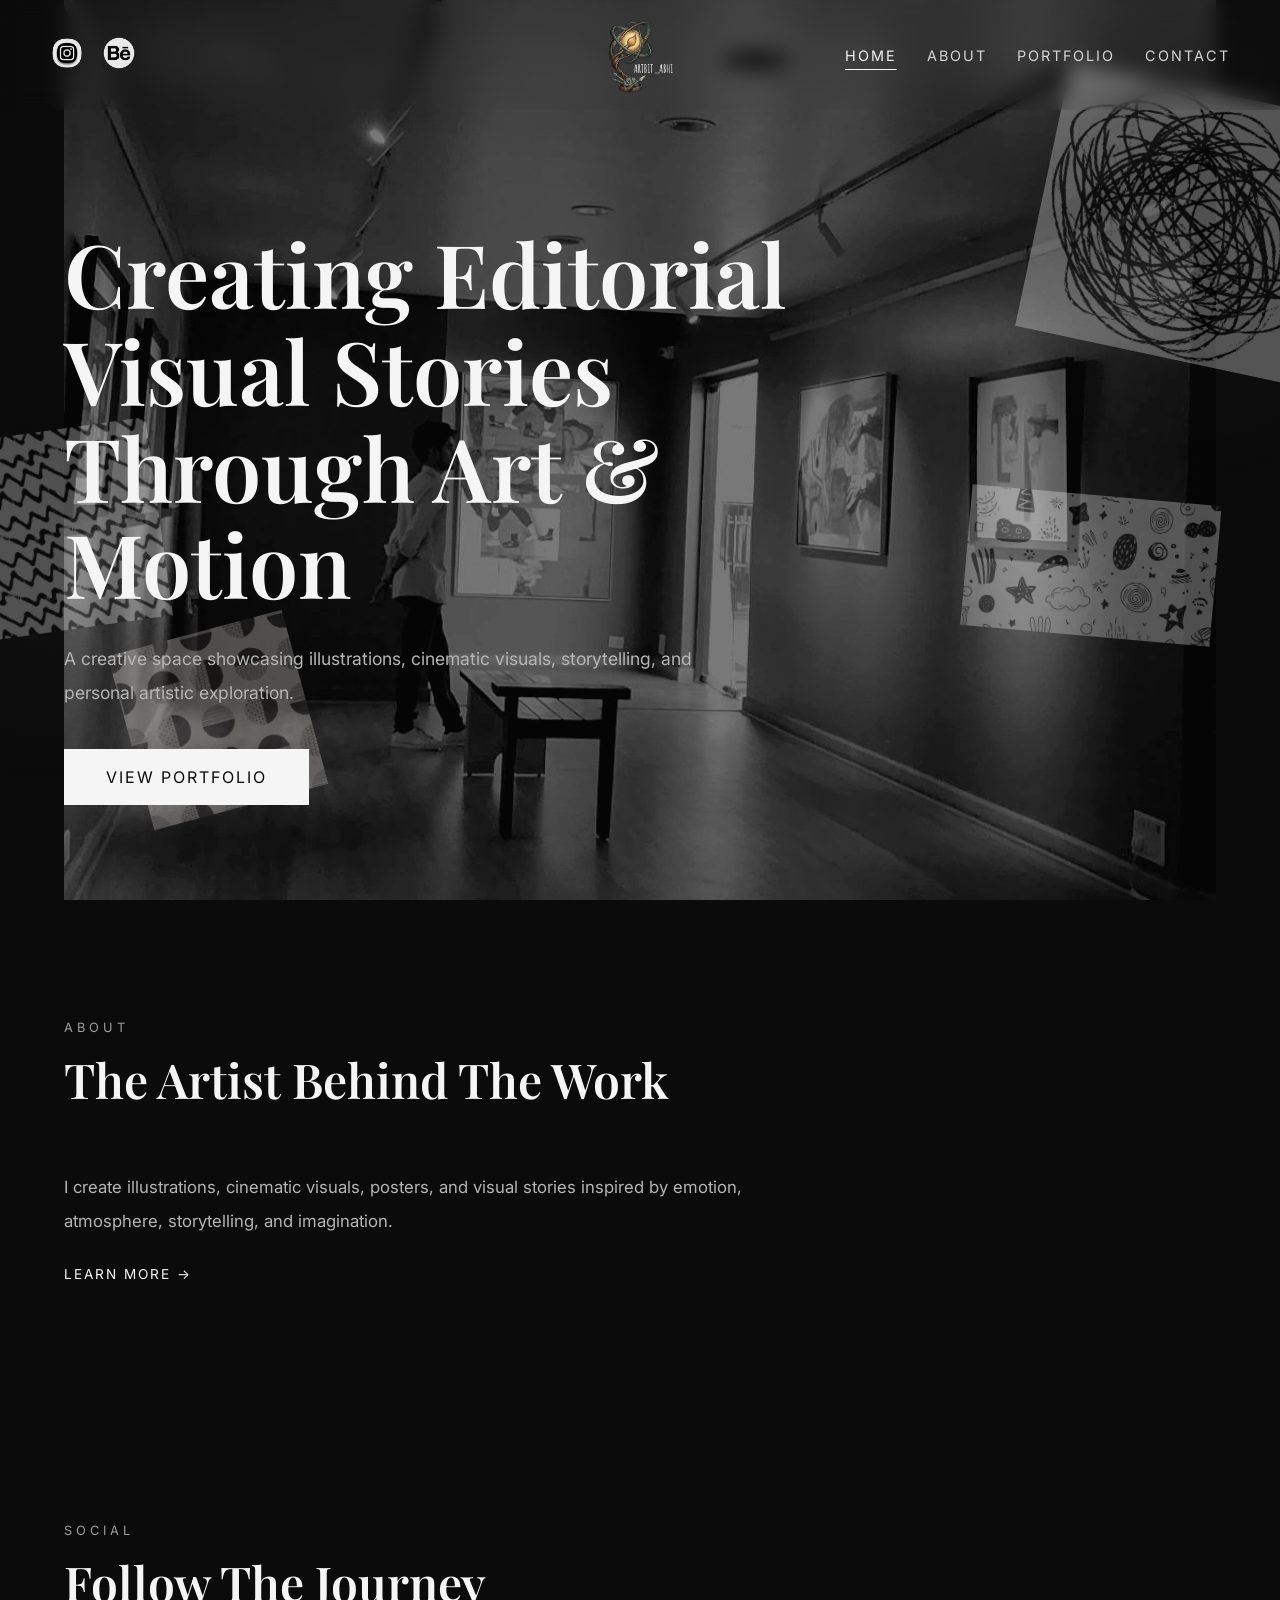
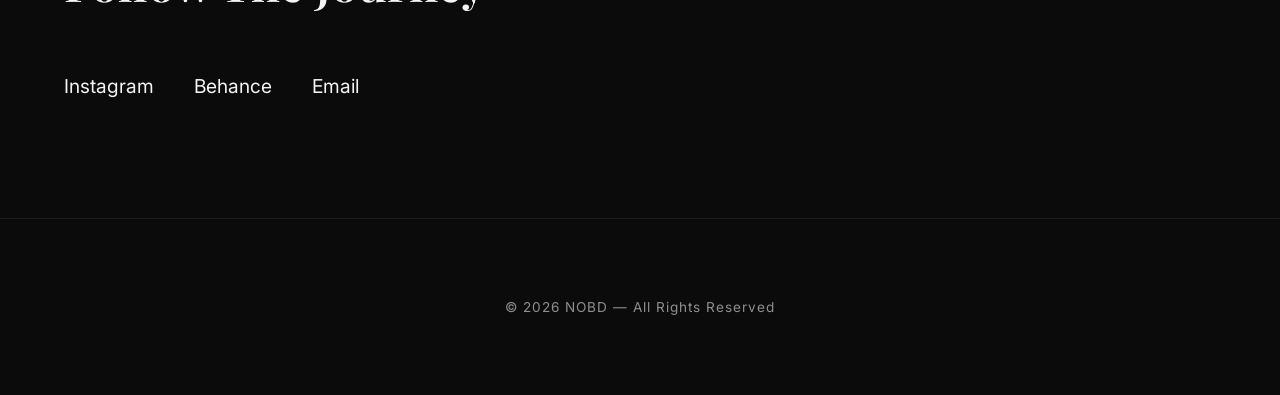
<file: index.html>
<!DOCTYPE html>
<html lang="en">
<head>
    <meta charset="UTF-8" />
    <meta name="viewport" content="width=device-width, initial-scale=1.0" />
    <title>ABHISHEK RAWAT PORTFOLIO</title>

    <!-- Fonts -->
    <link rel="preconnect" href="https://fonts.googleapis.com">
    <link rel="preconnect" href="https://fonts.gstatic.com" crossorigin>
    <link href="https://fonts.googleapis.com/css2?family=Playfair+Display:wght@400;500;600;700&family=Inter:wght@300;400;500;600&display=swap" rel="stylesheet">

    <!-- CSS -->
    <link rel="stylesheet" href="style.css">
</head>

<body>

<header>
    <nav class="navbar">

        <!-- LEFT SOCIAL ICONS -->
        <div class="nav-socials">
           <a href="https://www.instagram.com/artbit_abhi/" target="_blank">
                <img src="instagram-black-and-white-logo-in-app-style-with-thick-white-border-and-shadow-free-png.webp" alt="Instagram">
            </a>
           
            <a href="https://www.behance.net/artisticgamer" target="_blank">
                <img src="hd-round-black-and-white-behance-be-logo-icon-sign-symbol-png-7017516950517803rfq5zu8en.webp" alt="Behance">
            </a>
        </div>

        <!-- CENTER LOGO -->
        <a href="index.html" class="logo">
            <img src="Untitled - May 29, 2026 at 15.44.05.png" alt="Logo">
        </a>

        <!-- RIGHT NAV LINKS -->
        <ul class="nav-links">
            <li><a href="index.html" class="active">HOME</a></li>
            <li><a href="about.html">ABOUT</a></li>
            <li><a href="portfolio.html">PORTFOLIO</a></li>
            <li><a href="contact.html">CONTACT</a></li>
        </ul>

        <!-- MOBILE MENU TOGGLE -->
        <button class="menu-toggle" aria-label="Toggle Menu">
            <span></span>
            <span></span>
            <span></span>
        </button>

    </nav>

    <!-- MOBILE DROPDOWN MENU -->
    <div class="mobile-menu">
        <ul>
            <li><a href="index.html" class="active">HOME</a></li>
            <li><a href="about.html">ABOUT</a></li>
            <li><a href="portfolio.html">PORTFOLIO</a></li>
            <li><a href="contact.html">CONTACT</a></li>
        </ul>
    </div>
</header>


<!-- HERO SECTION -->
<section class="hero">
    <img src="IMG_20260528_232322.jpg.jpeg" class="hero-bg-photo" alt="">
    <div class="hero-text">
        <h1>Creating Editorial Visual Stories Through Art & Motion</h1>
        <p class="hero-description">
            A creative space showcasing illustrations, cinematic visuals,
            storytelling, and personal artistic exploration.
        </p>
        <a href="portfolio.html" class="hero-button">View Portfolio</a>
    </div>
</section>



<!-- ABOUT PREVIEW -->
<section class="about-preview">
    <div class="section-title">
        <p>ABOUT</p>
        <h2>The Artist Behind The Work</h2>
    </div>
    <p class="about-text">
        I create illustrations, cinematic visuals, posters,
        and visual stories inspired by emotion, atmosphere,
        storytelling, and imagination.
    </p>
    <a href="about.html" class="text-link">Learn More →</a>
</section>


<!-- DOODLE BACKGROUND ELEMENTS -->
<div class="doodles-container">
    <img src="irbNnd6zUmK8MLkMOgVqT2cky3yNyKaSiYp2iGUiqb-Iz8wboo-SpiJLUc4adZH9-VQaPQr3JUed2CWcxKu-xfXt7uoMErpBBxB45ysJFe-n9ABugfDm_D38xRViabHUWdEs6S34VGIXd-7Umz3UbDQqi__qfjJBYPEoh6MdU6sDRT0OMRGdSq-DNMKvC59c.jpg" class="doodle doodle-1" alt="">
    <img src="monochrome-zigzag-pattern-vector-21310605.webp" class="doodle doodle-2" alt="">
    <img src="seamless-monochrome-pattern-featuring-variety-hand-drawn-black-doodles-white-background-including-stars-spirals-clouds-447871939.webp" class="doodle doodle-3" alt="">
    <img src="hand-drawn-monochrome-pattern-vector-37376647.webp" class="doodle doodle-4" alt="">
</div>


<!-- SOCIALS -->
<section class="social-section">
    <div class="section-title">
        <p>SOCIAL</p>
        <h2>Follow The Journey</h2>
    </div>
    <div class="social-links">
        <a href="https://www.instagram.com/artbit_abhi/" target="_blank">Instagram</a>
        <a href="https://www.behance.net/artisticgamer" target="_blank">Behance</a>
        <a href="mailto:abhishek.rawat5127@gmail.com">Email</a>
    </div>
</section>


<div class="bg-shape shape-1"></div>
<div class="bg-shape shape-2"></div>


<!-- FOOTER -->
<footer>
    <p>© 2026 NOBD — All Rights Reserved</p>
</footer>


<script>
    // Mobile menu toggle
    const toggle = document.querySelector('.menu-toggle');
    const mobileMenu = document.querySelector('.mobile-menu');

    toggle.addEventListener('click', () => {
        mobileMenu.classList.toggle('open');
        toggle.classList.toggle('active');
    });
</script>

</body>
</html>
</file>
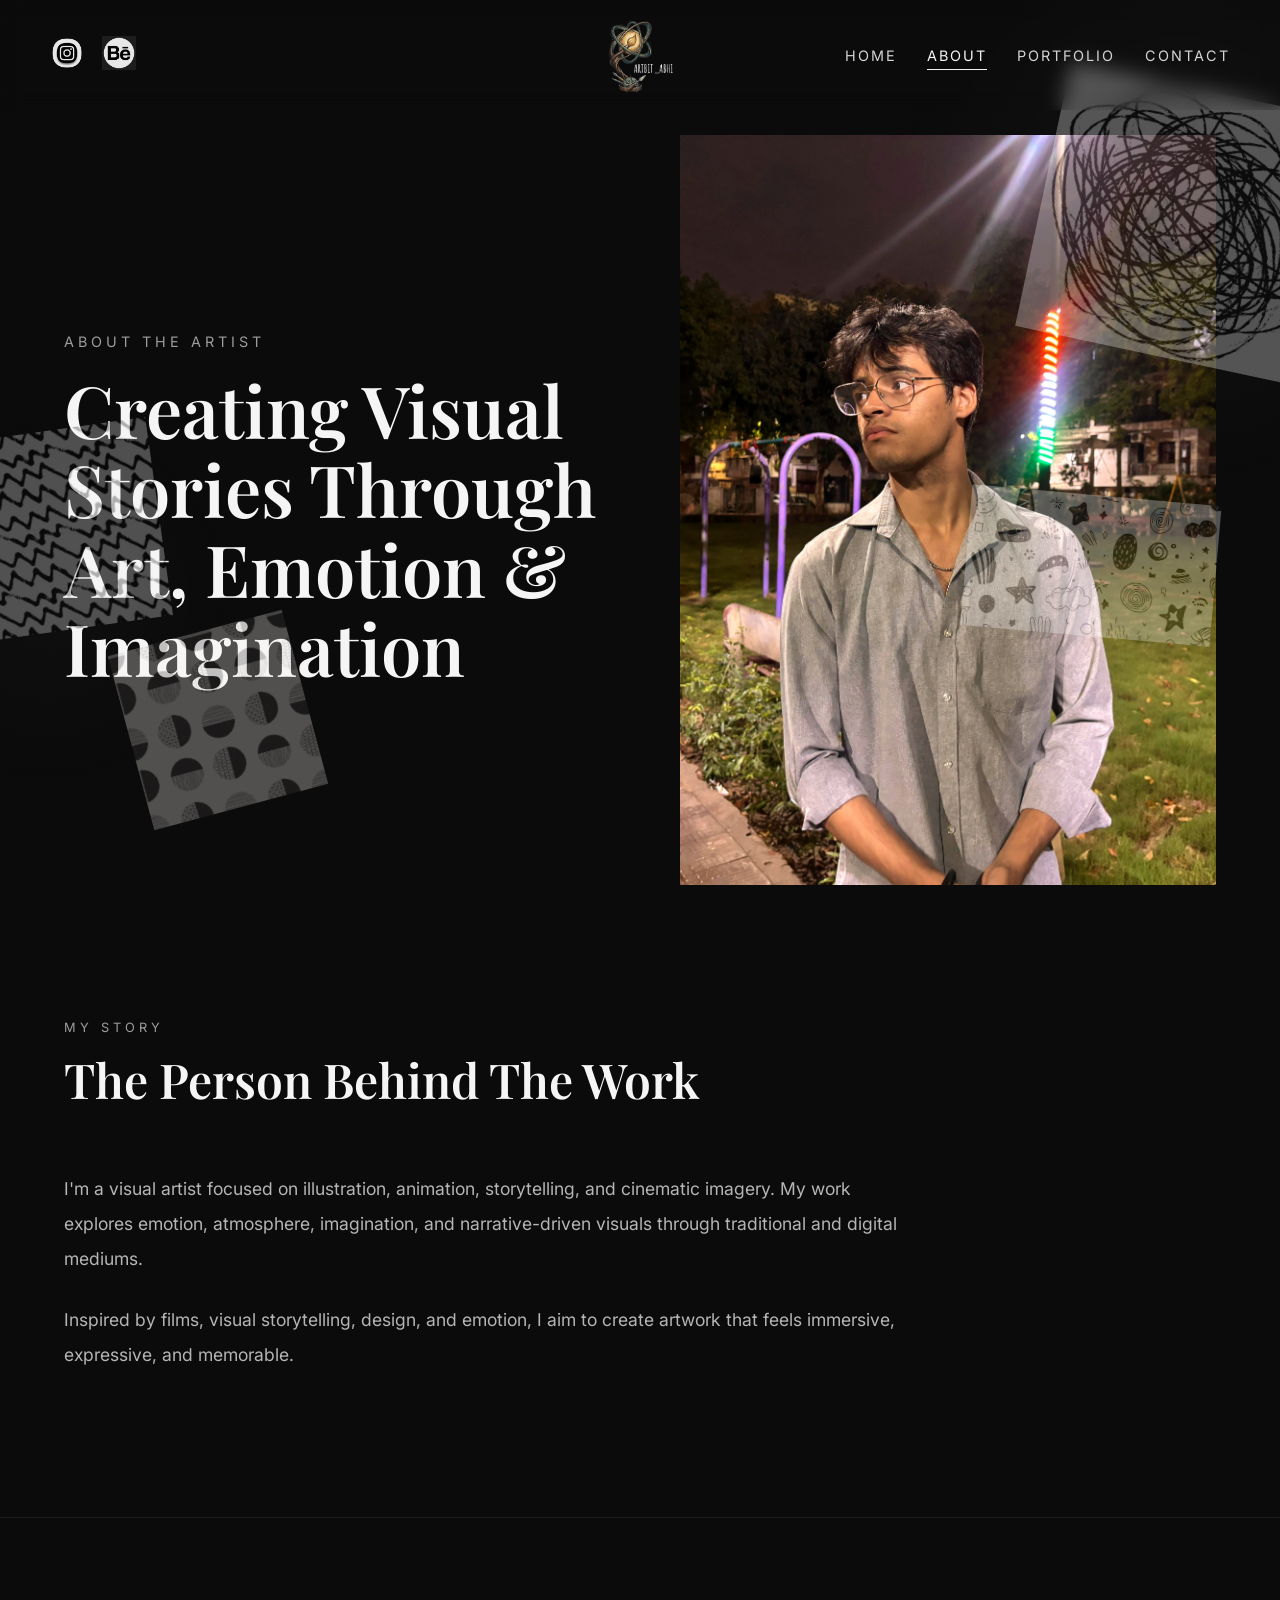
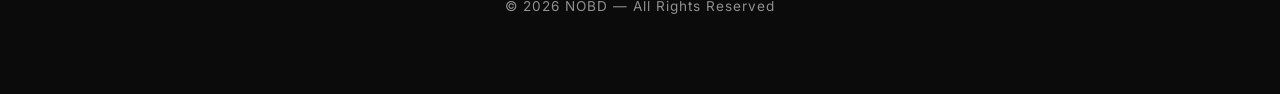
<file: about.html>
<!DOCTYPE html>
<html lang="en">
<head>
    <meta charset="UTF-8">
    <meta name="viewport" content="width=device-width, initial-scale=1.0">
    <title>NOBD — About</title>
    <link rel="preconnect" href="https://fonts.googleapis.com">
    <link rel="preconnect" href="https://fonts.gstatic.com" crossorigin>
    <link href="https://fonts.googleapis.com/css2?family=Playfair+Display:wght@400;500;600;700&family=Inter:wght@300;400;500;600&display=swap" rel="stylesheet">
    <link rel="stylesheet" href="style.css">
</head>
<body>

<!-- NAVBAR -->
<header>
    <nav class="navbar">

        <!-- LEFT SOCIAL ICONS -->
        <div class="nav-socials">
           <a href="https://www.instagram.com/artbit_abhi/" target="_blank">
                <img src="instagram-black-and-white-logo-in-app-style-with-thick-white-border-and-shadow-free-png.webp" alt="Instagram">
            </a>
           
            <a href="https://www.behance.net/artisticgamer" target="_blank">
                <img src="hd-round-black-and-white-behance-be-logo-icon-sign-symbol-png-7017516950517803rfq5zu8en.webp" alt="Behance">
            </a>
        </div>

        <!-- CENTER LOGO — same file as index -->
        <a href="index.html" class="logo">
            <img src="Untitled - May 29, 2026 at 15.44.05.png" alt="Logo">
        </a>

        <!-- RIGHT NAV LINKS -->
        <ul class="nav-links">
            <li><a href="index.html">HOME</a></li>
            <li><a href="about.html" class="active">ABOUT</a></li>
            <li><a href="portfolio.html">PORTFOLIO</a></li>
            <li><a href="contact.html">CONTACT</a></li>
        </ul>

        <!-- MOBILE MENU TOGGLE -->
        <button class="menu-toggle" aria-label="Toggle Menu">
            <span></span>
            <span></span>
            <span></span>
        </button>

    </nav>

    <!-- MOBILE DROPDOWN MENU -->
    <div class="mobile-menu">
        <ul>
            <li><a href="index.html">HOME</a></li>
            <li><a href="about.html" class="active">ABOUT</a></li>
            <li><a href="portfolio.html">PORTFOLIO</a></li>
            <li><a href="contact.html">CONTACT</a></li>
        </ul>
    </div>
</header>


<!-- ABOUT HERO -->
<section class="about-page">
    <div class="about-left">
        <p class="small-heading">ABOUT THE ARTIST</p>
        <h1>Creating Visual Stories Through Art, Emotion & Imagination</h1>
    </div>
    <div class="about-right">
        <img src="IMG_20260401_085325.jpg.jpeg" alt="Artist Portrait">
    </div>
</section>


<!-- DOODLE BACKGROUND ELEMENTS -->
<div class="doodles-container">
    <img src="irbNnd6zUmK8MLkMOgVqT2cky3yNyKaSiYp2iGUiqb-Iz8wboo-SpiJLUc4adZH9-VQaPQr3JUed2CWcxKu-xfXt7uoMErpBBxB45ysJFe-n9ABugfDm_D38xRViabHUWdEs6S34VGIXd-7Umz3UbDQqi__qfjJBYPEoh6MdU6sDRT0OMRGdSq-DNMKvC59c.jpg" class="doodle doodle-1" alt="">
    <img src="monochrome-zigzag-pattern-vector-21310605.webp" class="doodle doodle-2" alt="">
    <img src="seamless-monochrome-pattern-featuring-variety-hand-drawn-black-doodles-white-background-including-stars-spirals-clouds-447871939.webp" class="doodle doodle-3" alt="">
    <img src="hand-drawn-monochrome-pattern-vector-37376647.webp" class="doodle doodle-4" alt="">
</div>


<!-- BIO -->
<section class="about-content">
    <div class="section-title">
        <p>MY STORY</p>
        <h2>The Person Behind The Work</h2>
    </div>
    <p class="about-description">
        I'm a visual artist focused on illustration, animation,
        storytelling, and cinematic imagery. My work explores emotion,
        atmosphere, imagination, and narrative-driven visuals through
        traditional and digital mediums.
    </p>
    <p class="about-description">
        Inspired by films, visual storytelling, design, and emotion,
        I aim to create artwork that feels immersive, expressive,
        and memorable.
    </p>
</section>


<!-- BG SHAPES -->
<div class="bg-shape shape-1"></div>
<div class="bg-shape shape-2"></div>


<!-- FOOTER -->
<footer>
    <p>© 2026 NOBD — All Rights Reserved</p>
</footer>


<script>
    const toggle = document.querySelector('.menu-toggle');
    const mobileMenu = document.querySelector('.mobile-menu');

    toggle.addEventListener('click', () => {
        mobileMenu.classList.toggle('open');
        toggle.classList.toggle('active');
    });
</script>

</body>
</html>
</file>
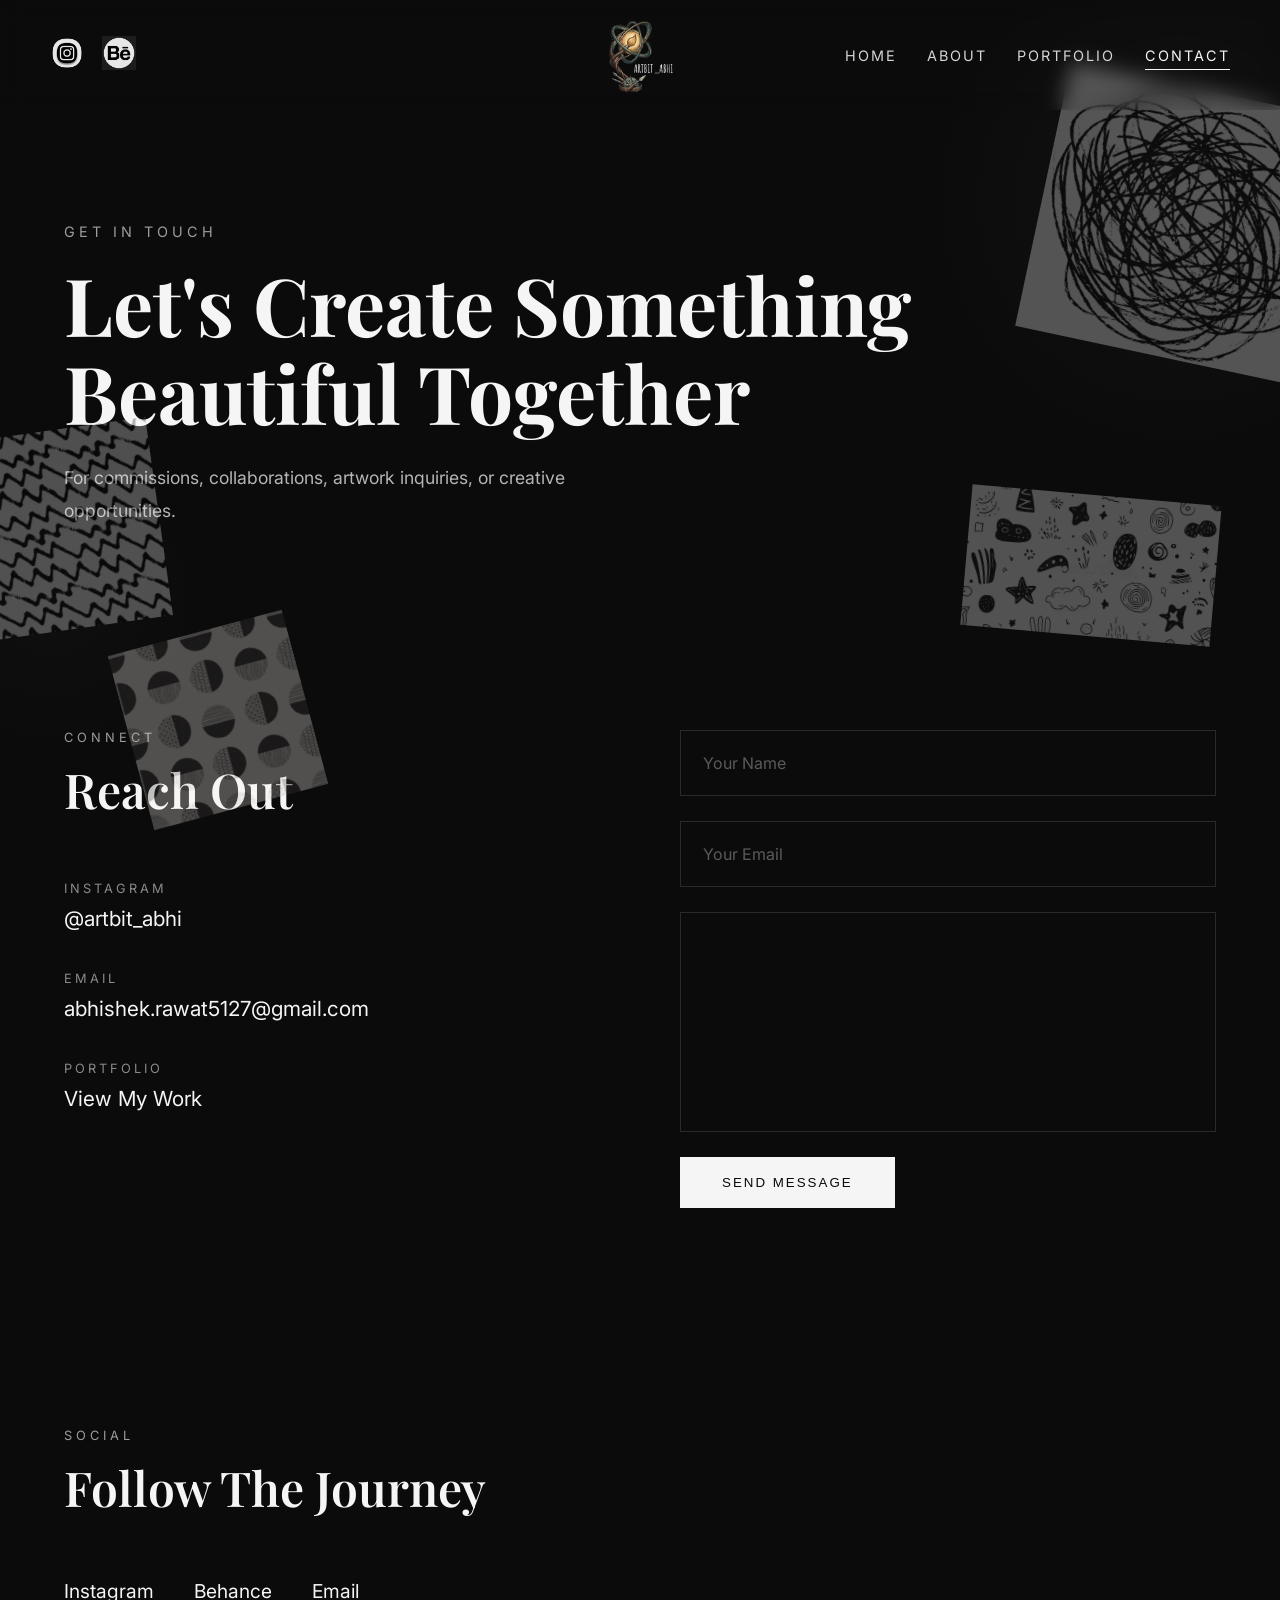
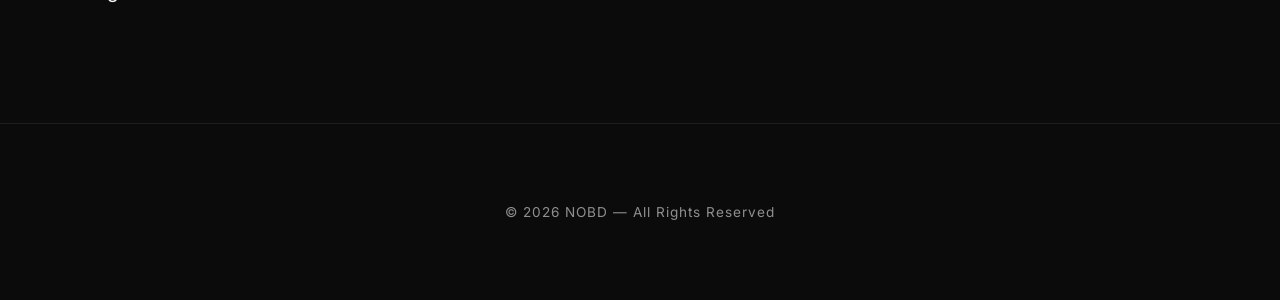
<file: contact.html>
<!DOCTYPE html>
<html lang="en">
<head>
    <meta charset="UTF-8">
    <meta name="viewport" content="width=device-width, initial-scale=1.0">
    <title>NOBD — Contact</title>

    <!-- Fonts -->
    <link rel="preconnect" href="https://fonts.googleapis.com">
    <link rel="preconnect" href="https://fonts.gstatic.com" crossorigin>
    <link href="https://fonts.googleapis.com/css2?family=Playfair+Display:wght@400;500;600;700&family=Inter:wght@300;400;500;600&display=swap" rel="stylesheet">

    <link rel="stylesheet" href="style.css">
</head>
<body>

<!-- NAVBAR -->
<header>
    <nav class="navbar">

        <!-- LEFT SOCIAL ICONS -->
        <div class="nav-socials">
            <a href="https://www.instagram.com/artbit_abhi/" target="_blank">
                <img src="instagram-black-and-white-logo-in-app-style-with-thick-white-border-and-shadow-free-png.webp" alt="Instagram">
            </a>
           
            <a href="https://www.behance.net/artisticgamer" target="_blank">
                <img src="hd-round-black-and-white-behance-be-logo-icon-sign-symbol-png-7017516950517803rfq5zu8en.webp" alt="Behance">
            </a>
        </div>

        <!-- CENTER LOGO -->
        <a href="index.html" class="logo">
            <img src="Untitled - May 29, 2026 at 15.44.05.png" alt="Logo">
        </a>

        <!-- RIGHT NAV LINKS -->
        <ul class="nav-links">
            <li><a href="index.html">HOME</a></li>
            <li><a href="about.html">ABOUT</a></li>
            <li><a href="portfolio.html">PORTFOLIO</a></li>
            <li><a href="contact.html" class="active">CONTACT</a></li>
        </ul>

        <!-- MOBILE MENU TOGGLE -->
        <button class="menu-toggle" aria-label="Toggle Menu">
            <span></span>
            <span></span>
            <span></span>
        </button>

    </nav>

    <!-- MOBILE DROPDOWN MENU -->
    <div class="mobile-menu">
        <ul>
            <li><a href="index.html">HOME</a></li>
            <li><a href="about.html">ABOUT</a></li>
            <li><a href="portfolio.html">PORTFOLIO</a></li>
            <li><a href="contact.html" class="active">CONTACT</a></li>
        </ul>
    </div>
</header>


<!-- CONTACT HERO -->
<section class="contact-hero">
    <p class="small-heading">GET IN TOUCH</p>
    <h1>Let's Create Something Beautiful Together</h1>
    <p class="contact-subtext">
        For commissions, collaborations, artwork inquiries,
        or creative opportunities.
    </p>
</section>


<!-- DOODLE BACKGROUND ELEMENTS -->
<div class="doodles-container">
    <img src="irbNnd6zUmK8MLkMOgVqT2cky3yNyKaSiYp2iGUiqb-Iz8wboo-SpiJLUc4adZH9-VQaPQr3JUed2CWcxKu-xfXt7uoMErpBBxB45ysJFe-n9ABugfDm_D38xRViabHUWdEs6S34VGIXd-7Umz3UbDQqi__qfjJBYPEoh6MdU6sDRT0OMRGdSq-DNMKvC59c.jpg" class="doodle doodle-1" alt="">
    <img src="monochrome-zigzag-pattern-vector-21310605.webp" class="doodle doodle-2" alt="">
    <img src="seamless-monochrome-pattern-featuring-variety-hand-drawn-black-doodles-white-background-including-stars-spirals-clouds-447871939.webp" class="doodle doodle-3" alt="">
    <img src="hand-drawn-monochrome-pattern-vector-37376647.webp" class="doodle doodle-4" alt="">
</div>


<!-- CONTACT CONTENT -->
<section class="contact-container">

    <!-- LEFT SIDE -->
    <div class="contact-info">
        <div class="section-title">
            <p>CONNECT</p>
            <h2>Reach Out</h2>
        </div>
        <div class="contact-links">
            <div class="contact-item">
                <span>Instagram</span>
                <a href="https://www.instagram.com/artbit_abhi/" target="_blank">@artbit_abhi</a>
            </div>
            <div class="contact-item">
                <span>Email</span>
                <a href="mailto:abhishek.rawat5127@gmail.com">abhishek.rawat5127@gmail.com</a>
            </div>
            <div class="contact-item">
                <span>Portfolio</span>
                <a href="portfolio.html">View My Work</a>
            </div>
        </div>
    </div>

    <!-- RIGHT SIDE — replace YOUR_FORM_ID with your Formspree ID -->
    <!-- Sign up free at formspree.io, create a form, copy the ID -->
    <div class="contact-form-wrapper">
        <form action="https://formsubmit.co/yourgmail@gmail.com" method="POST"
            class="contact-form"
            action="https://formspree.io/f/YOUR_FORM_ID"
            method="POST">
            <input type="text" name="name" placeholder="Your Name" required>
            <input type="email" name="email" placeholder="Your Email" required>
            <textarea
                name="message"
                placeholder="Tell me about your project..."
                required>
            </textarea>
            <button type="submit" class="hero-button">Send Message</button>
        </form>
    </div>

</section>


<!-- SOCIALS -->
<section class="social-section">
    <div class="section-title">
        <p>SOCIAL</p>
        <h2>Follow The Journey</h2>
    </div>
    <div class="social-links">
        <a href="https://www.instagram.com/artbit_abhi/" target="_blank">Instagram</a>
        <a href="https://www.behance.net/artisticgamer" target="_blank">Behance</a>
        <a href="mailto:abhishek.rawat5127@gmail.com">Email</a>
    </div>
</section>


<!-- BG SHAPES -->
<div class="bg-shape shape-1"></div>
<div class="bg-shape shape-2"></div>


<!-- FOOTER -->
<footer>
    <p>© 2026 NOBD — All Rights Reserved</p>
</footer>


<script>
    const toggle = document.querySelector('.menu-toggle');
    const mobileMenu = document.querySelector('.mobile-menu');

    toggle.addEventListener('click', () => {
        mobileMenu.classList.toggle('open');
        toggle.classList.toggle('active');
    });
</script>

</body>
</html>
</file>
<file: style.css>
/* RESET */

* {
    margin: 0;
    padding: 0;
    box-sizing: border-box;
}

html {
    scroll-behavior: smooth;
}

body {
    background: #0b0b0b;
    color: #f5f5f5;
    font-family: 'Inter', sans-serif;
}



/* ======================================
   NAVBAR
====================================== */

.navbar {
    position: fixed;
    top: 0;
    left: 0;

    width: 100%;
    min-height: 110px;

    display: flex;
    justify-content: center;
    align-items: center;

    padding: 20px 50px;

    z-index: 1000;

    backdrop-filter: blur(10px);
}


/* CENTER LOGO */

.logo {
    position: absolute;
    left: 50%;
    transform: translateX(-50%);
}

.logo img {
    height: 75px;
    width: auto;
    display: block;
}


/* LEFT SOCIAL ICONS */

.nav-socials {
    position: absolute;
    left: 50px;

    display: flex;
    align-items: center;
    gap: 18px;
}

.nav-socials img {
    width: 34px;
    height: 34px;
    object-fit: contain;
    opacity: 0.9;
    transition: 0.3s ease;
}

.nav-socials img:hover {
    opacity: 0.6;
    transform: translateY(-2px);
}


/* RIGHT NAVIGATION — single clean definition */

.nav-links {
    position: absolute;
    right: 50px;

    display: flex;
    align-items: center;
    gap: 30px;

    list-style: none;
}

.nav-links a {
    color: #d4d4d4;
    text-decoration: none;

    font-size: 0.9rem;
    letter-spacing: 2px;

    position: relative;
    transition: color 0.3s ease;
}

.nav-links a:hover,
.nav-links a.active {
    color: #f5f5f5;
}

.nav-links a::after {
    content: '';
    position: absolute;
    left: 0;
    bottom: -6px;
    width: 0;
    height: 1px;
    background: #f5f5f5;
    transition: 0.3s ease;
}

.nav-links a:hover::after,
.nav-links a.active::after {
    width: 100%;
}


/* MOBILE MENU TOGGLE BUTTON */

.menu-toggle {
    display: none;
    position: absolute;
    right: 20px;

    flex-direction: column;
    gap: 5px;
    background: none;
    border: none;
    cursor: pointer;
    padding: 6px;
}

.menu-toggle span {
    display: block;
    width: 24px;
    height: 1.5px;
    background: #f5f5f5;
    transition: 0.3s ease;
}

.menu-toggle.active span:nth-child(1) {
    transform: translateY(6.5px) rotate(45deg);
}

.menu-toggle.active span:nth-child(2) {
    opacity: 0;
}

.menu-toggle.active span:nth-child(3) {
    transform: translateY(-6.5px) rotate(-45deg);
}


/* MOBILE DROPDOWN MENU */

.mobile-menu {
    display: none;
    position: fixed;
    top: 110px;
    left: 0;
    width: 100%;
    background: rgba(11, 11, 11, 0.97);
    backdrop-filter: blur(10px);
    z-index: 999;
    padding: 30px 20px;
    transform: translateY(-10px);
    opacity: 0;
    pointer-events: none;
    transition: opacity 0.3s ease, transform 0.3s ease;
}

.mobile-menu.open {
    opacity: 1;
    transform: translateY(0);
    pointer-events: all;
}

.mobile-menu ul {
    list-style: none;
    display: flex;
    flex-direction: column;
    gap: 25px;
    align-items: center;
}

.mobile-menu ul a {
    color: #d4d4d4;
    text-decoration: none;
    font-size: 1rem;
    letter-spacing: 3px;
    text-transform: uppercase;
    transition: color 0.3s;
}

.mobile-menu ul a:hover,
.mobile-menu ul a.active {
    color: #f5f5f5;
}



/* ======================================
   HERO
====================================== */

.hero {
    min-height: 100vh;
    display: flex;
    align-items: center;
    width: 90%;
    max-width: 1400px;
    margin: auto;
    position: relative;
    padding-top: 130px; /* add this */
}

.hero-bg-photo {
    position: absolute;
    top: 0;
    left: 0;
    width: 100%;
    height: 100%;
    object-fit: cover;
  opacity: 0.49;
object-position: center center;
    z-index: 0;
}

.hero-text {
    position: relative;
    z-index: 1; /* keeps text above the photo */
}

.hero {
    min-height: 100vh;
    display: flex;
    align-items: center;
    width: 90%;
    max-width: 1400px;
    margin: auto;
}

.hero-text {
    max-width: 850px;
}

.small-heading {
    text-transform: uppercase;
    letter-spacing: 4px;
    font-size: 0.9rem;
    color: #9d9d9d;
    margin-bottom: 20px;
}

.hero h1 {
    font-family: 'Playfair Display', serif;
    font-size: 5.5rem;
    font-weight: 600;
    line-height: 1.1;
    margin-bottom: 30px;
}

.hero-description {
    color: #b5b5b5;
    font-size: 1.1rem;
    line-height: 1.9;
    max-width: 650px;
    margin-bottom: 40px;
}

.hero-button {
    display: inline-block;
    text-decoration: none;
    color: #0b0b0b;
    background: #f5f5f5;
    padding: 18px 42px;
    transition: 0.4s ease;
    letter-spacing: 2px;
    text-transform: uppercase;
}

.hero-button:hover {
    transform: translateY(-3px);
    background: #e0e0e0;
}



/* ======================================
   SECTION SPACING
====================================== */

.featured-work,
.about-preview,
.social-section {
    width: 90%;
    max-width: 1400px;
    margin: auto;
    padding: 120px 0;
}


/* SECTION TITLES */

.section-title p {
    color: #8f8f8f;
    letter-spacing: 4px;
    margin-bottom: 12px;
    text-transform: uppercase;
    font-size: 0.85rem;
}

.section-title h2 {
    font-size: 3rem;
    font-family: 'Playfair Display', serif;
    font-weight: 500;
    margin-bottom: 60px;
}



/* ======================================
   GALLERY / FEATURED WORK
====================================== */

.gallery-grid {
    display: grid;
    grid-template-columns: repeat(3, 1fr);
    gap: 30px;
}

.gallery-card {
    overflow: hidden;
    cursor: pointer;
    position: relative;
}

.gallery-card img {
    width: 100%;
    height: auto;
    display: block;
    transition: 0.5s ease;
}

.gallery-card:hover img {
    transform: scale(1.08);
}

.card-label {
    position: absolute;
    bottom: 20px;
    left: 20px;
    color: #f5f5f5;
    font-size: 0.8rem;
    letter-spacing: 3px;
    text-transform: uppercase;
    opacity: 0;
    transition: 0.3s ease;
}

.gallery-card:hover .card-label {
    opacity: 1;
}

.view-all-wrap {
    margin-top: 50px;
}



/* ======================================
   ABOUT PREVIEW
====================================== */

.about-text {
    max-width: 700px;
    color: #b5b5b5;
    line-height: 2;
    font-size: 1.05rem;
    margin-bottom: 25px;
}

.text-link {
    color: #f5f5f5;
    text-decoration: none;
    letter-spacing: 2px;
    text-transform: uppercase;
    font-size: 0.85rem;
    transition: opacity 0.3s;
}

.text-link:hover {
    opacity: 0.6;
}



/* ======================================
   DOODLES
====================================== */

.doodles-container {
    position: relative;
    pointer-events: none;
}

.doodle {
    position: fixed;
    opacity: 0.29;
    z-index: 0;
    pointer-events: none;
}

.doodle-1 {
    width: 300px;
    top: 10%;
    right: -60px;
    transform: rotate(12deg);
}

.doodle-2 {
    width: 200px;
    bottom: 30%;
    left: -40px;
    transform: rotate(-8deg);
}

.doodle-3 {
    width: 250px;
    top: 55%;
    right: 5%;
    transform: rotate(5deg);
}

.doodle-4 {
    width: 180px;
    bottom: 10%;
    left: 10%;
    transform: rotate(-15deg);
}



/* ======================================
   SOCIAL
====================================== */

.social-links {
    display: flex;
    gap: 40px;
    flex-wrap: wrap;
}

.social-links a {
    color: #f5f5f5;
    text-decoration: none;
    font-size: 1.2rem;
    position: relative;
    transition: opacity 0.3s;
}

.social-links a::after {
    content: '';
    position: absolute;
    left: 0;
    bottom: -6px;
    width: 0;
    height: 1px;
    background: #fff;
    transition: 0.3s;
}

.social-links a:hover::after {
    width: 100%;
}



/* ======================================
   BG SHAPES
====================================== */

.bg-shape {
    position: fixed;
    border-radius: 50%;
    pointer-events: none;
    z-index: -1;
}

.shape-1 {
    width: 600px;
    height: 600px;
    background: radial-gradient(circle, rgba(255,255,255,0.03) 0%, transparent 70%);
    top: -100px;
    right: -200px;
}

.shape-2 {
    width: 400px;
    height: 400px;
    background: radial-gradient(circle, rgba(255,255,255,0.02) 0%, transparent 70%);
    bottom: 100px;
    left: -150px;
}



/* ======================================
   FOOTER
====================================== */

footer {
    border-top: 1px solid #1e1e1e;
    text-align: center;
    padding: 35px 20px;
    color: #7f7f7f;
    font-size: 0.85rem;
    letter-spacing: 1px;
}



/* ======================================
   RESPONSIVE
====================================== */

@media (max-width: 992px) {
    .hero h1 {
        font-size: 4rem;
    }

    .gallery-grid {
        grid-template-columns: 1fr 1fr;
    }

    .gallery-card img {
        height: 400px;
    }
}

@media (max-width: 768px) {

    /* Show hamburger, hide desktop links and socials */
    .menu-toggle {
        display: flex;
    }

    .nav-links {
        display: none;
    }

    .nav-socials {
        display: none;
    }

    /* Show mobile menu when open */
    .mobile-menu {
        display: block;
    }

    .logo {
        position: absolute;
        left: 20px;
        transform: none;
    }

    .logo img {
        height: 50px;
    }

    .navbar {
        min-height: 75px;
        padding: 15px 20px;
    }

    .hero {
        text-align: center;
        justify-content: center;
        padding-top: 120px;
    }

    .hero h1 {
        font-size: 2.8rem;
    }

    .hero-description {
        margin: 0 auto 40px;
    }

    .section-title h2 {
        font-size: 2.2rem;
    }

    .gallery-grid {
        grid-template-columns: 1fr;
    }

    .gallery-card img {
        height: 320px;
    }

    .social-links {
        gap: 20px;
    }

    .mobile-menu {
        top: 75px;
    }
}

@media (max-width: 480px) {
    .hero h1 {
        font-size: 2.2rem;
    }

    .section-title h2 {
        font-size: 1.8rem;
    }
}
/* ======================================
   ABOUT PAGE — paste this at the bottom
   of your existing style.css
====================================== */

.about-page {
    width: 90%;
    max-width: 1400px;
    min-height: 100vh;
    margin: auto;
    display: grid;
    grid-template-columns: 1fr 1fr;
    align-items: center;
    gap: 80px;
    padding-top: 120px;
}

.about-left .small-heading {
    margin-bottom: 20px;
}

.about-left h1 {
    font-family: 'Playfair Display', serif;
    font-size: 4.5rem;
    line-height: 1.1;
    font-weight: 600;
}

.about-right img {
    width: 100%;
    height: 750px;
    object-fit: cover;
    display: block;
}

.about-content,
.skills-section,
.artist-philosophy {
    width: 90%;
    max-width: 1400px;
    margin: auto;
    padding: 120px 0;
}

.about-description {
    max-width: 850px;
    color: #b5b5b5;
    font-size: 1.1rem;
    line-height: 2;
    margin-bottom: 25px;
}

.skills-grid {
    display: grid;
    grid-template-columns: repeat(3, 1fr);
    gap: 30px;
}

.skill-card {
    border: 1px solid #222;
    padding: 45px;
    transition: 0.4s ease;
}

.skill-card:hover {
    transform: translateY(-5px);
    border-color: #444;
}

.skill-card h3 {
    font-family: 'Playfair Display', serif;
    font-size: 2rem;
    margin-bottom: 15px;
}

.skill-card p {
    color: #b5b5b5;
    line-height: 1.8;
}


/* ABOUT PAGE RESPONSIVE */

@media (max-width: 992px) {
    .about-page {
        grid-template-columns: 1fr;
        gap: 50px;
        min-height: auto;
        padding-top: 140px;
        padding-bottom: 60px;
    }

    .about-left h1 {
        font-size: 3rem;
    }

    .about-right img {
        height: 500px;
    }

    .skills-grid {
        grid-template-columns: 1fr 1fr;
    }
}

@media (max-width: 768px) {
    .about-left h1 {
        font-size: 2.4rem;
    }

    .about-right img {
        height: 380px;
    }

    .skills-grid {
        grid-template-columns: 1fr;
    }

    .skill-card {
        padding: 30px;
    }
}

@media (max-width: 480px) {
    .about-left h1 {
        font-size: 2rem;
    }
}


/* ======================================
   PORTFOLIO PAGE
====================================== */


/* MENU */

.portfolio-menu{
    width:90%;
    max-width:1400px;

    margin:140px auto 20px;

    display:flex;
    flex-wrap:wrap;
    gap:40px;

    justify-content:center;
}

.portfolio-menu a{
    text-decoration:none;
    color:#f5f5f5;

    text-transform:uppercase;
    letter-spacing:2px;
    font-size:0.9rem;

    position:relative;
}

.portfolio-menu a::after{
    content:'';

    position:absolute;
    left:0;
    bottom:-6px;

    width:0;
    height:1px;

    background:#f5f5f5;
    transition:0.35s ease;
}

.portfolio-menu a:hover::after{
    width:100%;
}



/* HANDWRITTEN TITLE */

.portfolio-title{
    width:90%;
    max-width:1400px;

    padding-top:40px;
    margin:0 auto 60px;

    text-align:center;
}

.portfolio-title h1{
    font-family:'Caveat', cursive;

    font-size:6rem;
    font-weight:500;

    line-height:1;
    letter-spacing:2px;

    color:#f5f5f5;

    position:relative;
    top:30px;
}



/* PORTFOLIO SECTION */

.portfolio-section{
    width:90%;
    max-width:1400px;
    margin:auto;
    
        scroll-margin-top: 120px;
    padding:70px 0;
}



/* SECTION TITLES */

.section-title{
    margin-bottom:45px;
}

.section-title p{
    text-transform:uppercase;
    letter-spacing:4px;
    font-size:0.8rem;
    color:#9d9d9d;

    margin-bottom:12px;
}

.section-title h2{
    font-family:'Playfair Display', serif;
    font-size:3rem;
    font-weight:600;
}



/* PINTEREST GRID */

.gallery-grid{
    column-count:3;
    column-gap:24px;
}

.gallery-card{
    break-inside:avoid;
    margin-bottom:24px;

    overflow:hidden;
    cursor:pointer;
}

.gallery-card img {
    width: 100%;
    height: auto;
    display: block;
    transition: 0.5s ease;
}

.gallery-card:hover img{
    transform:scale(1.03);
}



/* VIDEO GRID */

.video-grid{
    display:grid;
    grid-template-columns:repeat(2,1fr);
    gap:40px;
}

.video-card video{
    width:100%;
    display:block;

    margin-bottom:18px;
}

.video-card h3{
    font-family:'Playfair Display', serif;
    font-size:2rem;

    margin-bottom:12px;
}

.video-card p{
    color:#bdbdbd;
    line-height:1.8;
}



/* FOOTER */

footer{
    text-align:center;
    padding:80px 20px;
}

footer p{
    color:#8f8f8f;
}



/* RESPONSIVE */

@media(max-width:992px){

    .portfolio-title h1{
        font-size:4rem;
    }

    .gallery-grid{
        column-count:2;
    }

    .video-grid{
        grid-template-columns:1fr;
    }
}

@media(max-width:768px){

    .portfolio-title h1{
        font-size:3rem;
    }

    .portfolio-menu{
        gap:20px;
    }

    .gallery-grid{
        column-count:1;
    }

    .section-title h2{
        font-size:2.2rem;
    }
}



/* CONTACT PAGE */

.contact-hero {
    width: 90%;
    max-width: 1400px;
    min-height: 70vh;
    margin: auto;
    display: flex;
    flex-direction: column;
    justify-content: center;
    padding-top: 120px;
}

.contact-hero h1 {
    font-family: 'Playfair Display', serif;
    font-size: 5rem;
    line-height: 1.1;
    max-width: 850px;
    margin-bottom: 25px;
}

.contact-subtext {
    color: #b5b5b5;
    max-width: 600px;
    line-height: 1.9;
    font-size: 1.1rem;
}

.contact-container {
    width: 90%;
    max-width: 1400px;
    margin: auto;
    display: grid;
    grid-template-columns: 1fr 1fr;
    gap: 80px;
    padding: 100px 0;
}

.contact-links {
    display: flex;
    flex-direction: column;
    gap: 40px;
}

.contact-item span {
    display: block;
    color: #8a8a8a;
    letter-spacing: 3px;
    text-transform: uppercase;
    font-size: 0.8rem;
    margin-bottom: 10px;
}

.contact-item a {
    color: #f5f5f5;
    text-decoration: none;
    font-size: 1.3rem;
    transition: 0.3s;
}

.contact-item a:hover {
    opacity: 0.7;
}

.contact-form {
    display: flex;
    flex-direction: column;
    gap: 25px;
}

.contact-form input,
.contact-form textarea {
    background: transparent;
    border: 1px solid #2a2a2a;
    color: #f5f5f5;
    padding: 22px;
    font-size: 1rem;
    font-family: 'Inter', sans-serif;
    outline: none;
    transition: border-color 0.3s ease;
}

.contact-form textarea {
    min-height: 220px;
    resize: none;
}

.contact-form input:focus,
.contact-form textarea:focus {
    border-color: #f5f5f5;
}

.contact-form input::placeholder,
.contact-form textarea::placeholder {
    color: #5a5a5a;
}

.contact-form button {
    border: none;
    cursor: pointer;
    width: fit-content;
}

/* CONTACT RESPONSIVE */

@media (max-width: 992px) {
    .contact-hero h1 {
        font-size: 3.5rem;
    }

    .contact-container {
        grid-template-columns: 1fr;
        gap: 60px;
        padding: 70px 0;
    }
}

@media (max-width: 768px) {
    .contact-hero h1 {
        font-size: 2.6rem;
    }

    .contact-subtext {
        font-size: 1rem;
    }

    .contact-item a {
        font-size: 1.1rem;
    }
}

@media (max-width: 480px) {
    .contact-hero h1 {
        font-size: 2rem;
    }
}
</file>
